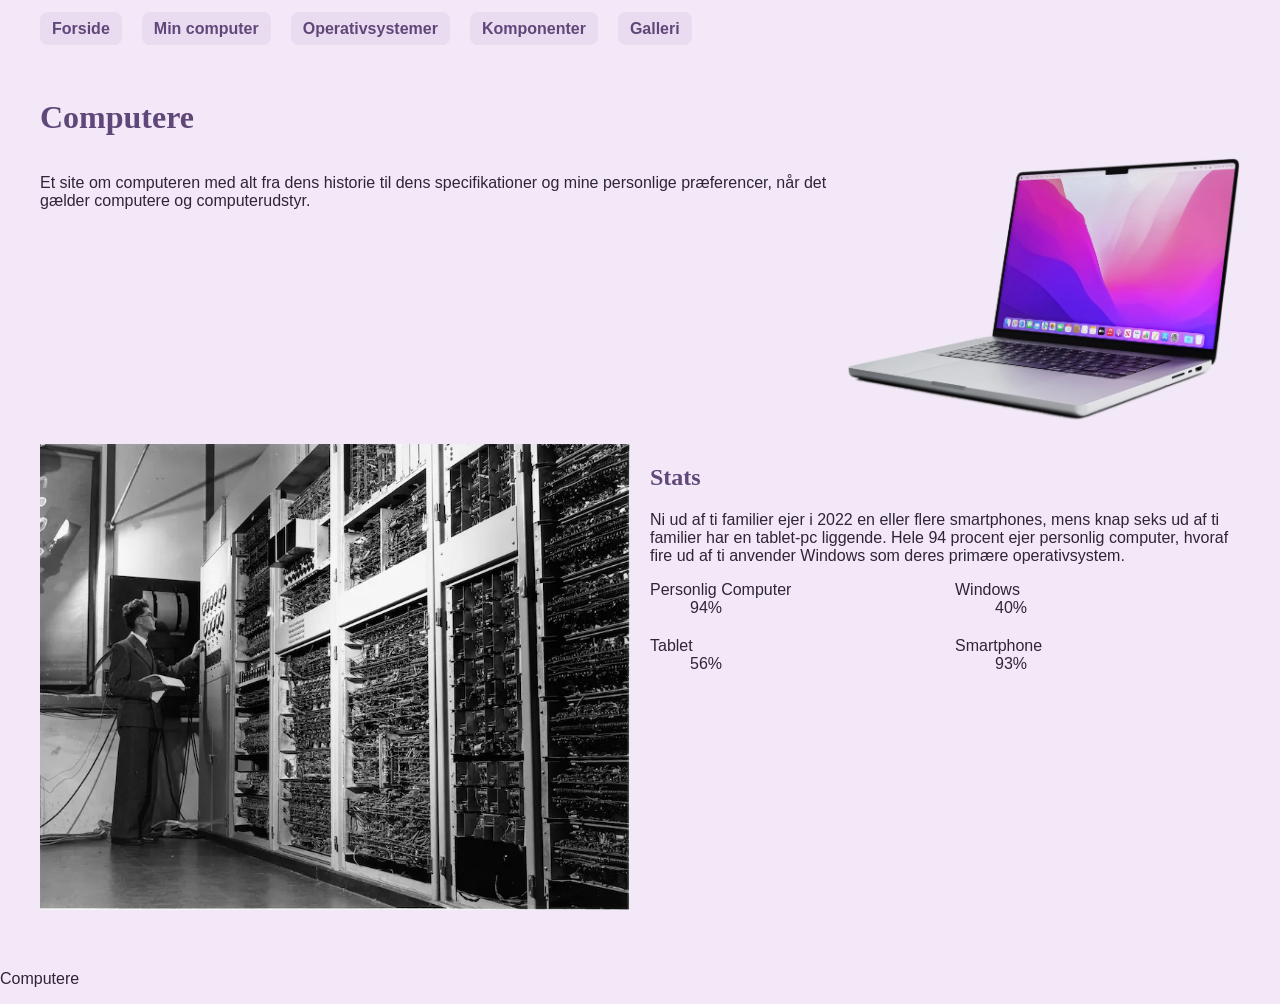
<file: index.html>
<!doctype html>
<html lang="da">
  <head>
    <meta charset="UTF-8" />
    <meta name="viewport" content="width=device-width, initial-scale=1.0" />
    <meta name="robots" content="noindex" />
    <title>Computere</title>
    <link rel="stylesheet" href="css/generel.css" />
    <link rel="stylesheet" href="css/layout.css" />
  </head>
  <body>
    <header>
      <nav>
        <ul>
          <li><a href="index.html">Forside</a></li>
          <li><a href="min_computer.html">Min computer</a></li>
          <li><a href="operativsystemer.html">Operativsystemer</a></li>
          <li><a href="komponenter.html">Komponenter</a></li>
          <li><a href="galleri.html">Galleri</a></li>
        </ul>
      </nav>
    </header>
    <main>
      <h1>Computere</h1>
      <section class="grid_2-1">
        <div>
          <p>Et site om computeren med alt fra dens historie til dens specifikationer og mine personlige præferencer, når det gælder computere og computerudstyr.</p>
        </div>
        <div>
          <img src="images/computer-cutout.webp" alt="Computer" />
        </div>
      </section>
      <section class="grid_1-1">
        <div>
          <h2>Stats</h2>
          <p>Ni ud af ti familier ejer i 2022 en eller flere smartphones, mens knap seks ud af ti familier har en tablet-pc liggende. Hele 94 procent ejer personlig computer, hvoraf fire ud af ti anvender Windows som deres primære operativsystem.</p>
          <dl class="grid_1-1">
            <div>
              <dt>Personlig Computer</dt>
              <dd>94%</dd>
            </div>
            <div>
              <dt>Windows</dt>
              <dd>40%</dd>
            </div>
            <div>
              <dt>Tablet</dt>
              <dd>56%</dd>
            </div>
            <div>
              <dt>Smartphone</dt>
              <dd>93%</dd>
            </div>
          </dl>
        </div>
        <div class="order">
          <img src="images/computer-old.webp" alt="Ældre computer" />
        </div>
      </section>
    </main>
    <footer>
      <p>Computere</p>
    </footer>
  </body>
</html>
</file>
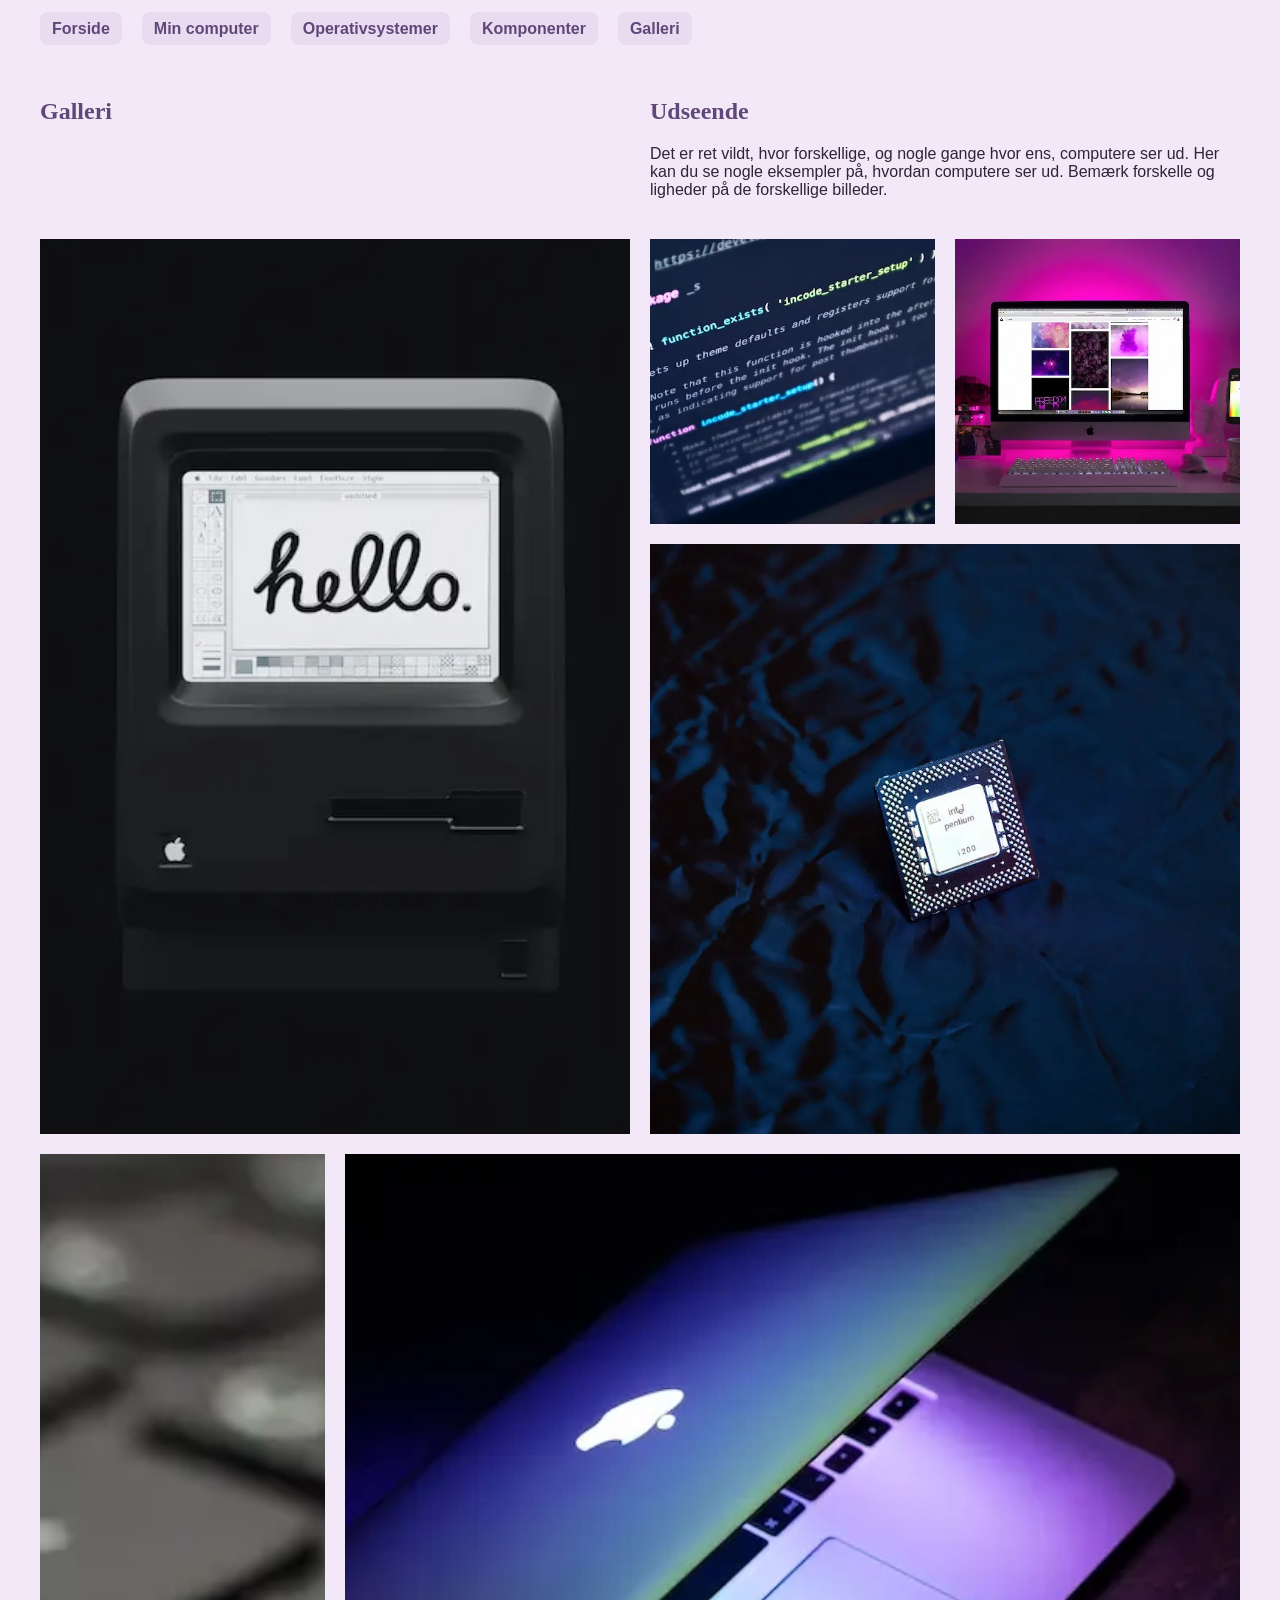
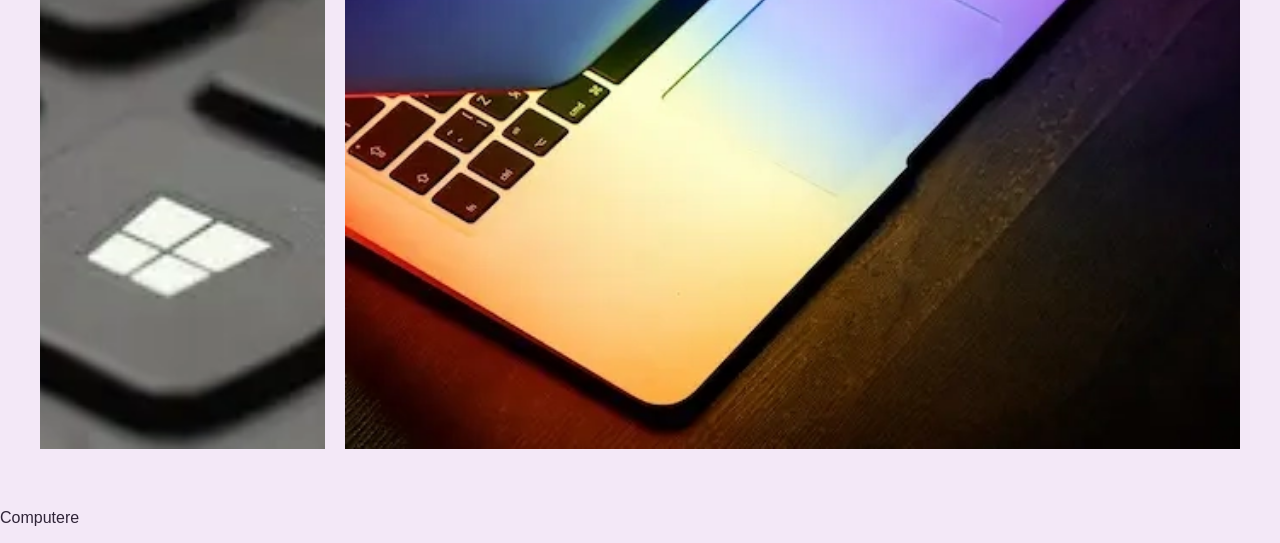
<file: galleri.html>
<!doctype html>
<html lang="da">
  <head>
    <meta charset="UTF-8" />
    <meta name="viewport" content="width=device-width, initial-scale=1.0" />
    <meta name="robots" content="noindex" />
    <title>Galleri</title>
    <link rel="stylesheet" href="css/generel.css" />
    <link rel="stylesheet" href="css/layout.css" />
  </head>
  <body>
    <header>
      <nav>
        <ul>
          <li><a href="index.html">Forside</a></li>
          <li><a href="min_computer.html">Min computer</a></li>
          <li><a href="operativsystemer.html">Operativsystemer</a></li>
          <li><a href="komponenter.html">Komponenter</a></li>
          <li><a href="galleri.html">Galleri</a></li>
        </ul>
      </nav>
    </header>
    <main>
      <section class="grid_1-1">
        <div>
          <h1>Galleri</h1>
        </div>
        <div>
          <h2>Udseende</h2>
          <p>Det er ret vildt, hvor forskellige, og nogle gange hvor ens, computere ser ud. Her kan du se nogle eksempler på, hvordan computere ser ud. Bemærk forskelle og ligheder på de forskellige billeder.</p>
        </div>
      </section>
      <section class="grid_1-1-1-1">
        <img src="images/galleri/apple-84.webp" alt="Ældre Apple-computer" />
        <img src="images/galleri/code.webp" alt="Kode på en computerskærm" />
        <img src="images/galleri/desktop-setup.webp" alt="Compter setup" />
        <img src="images/galleri/intel-chip.webp" alt="Intel chip" />
        <img src="images/galleri/keyboard.webp" alt="Tastatur" />
        <img src="images/galleri/macbook.webp" alt="Macbook" />
      </section>
    </main>
    <footer>
      <p>Computere</p>
    </footer>
  </body>
</html>
</file>
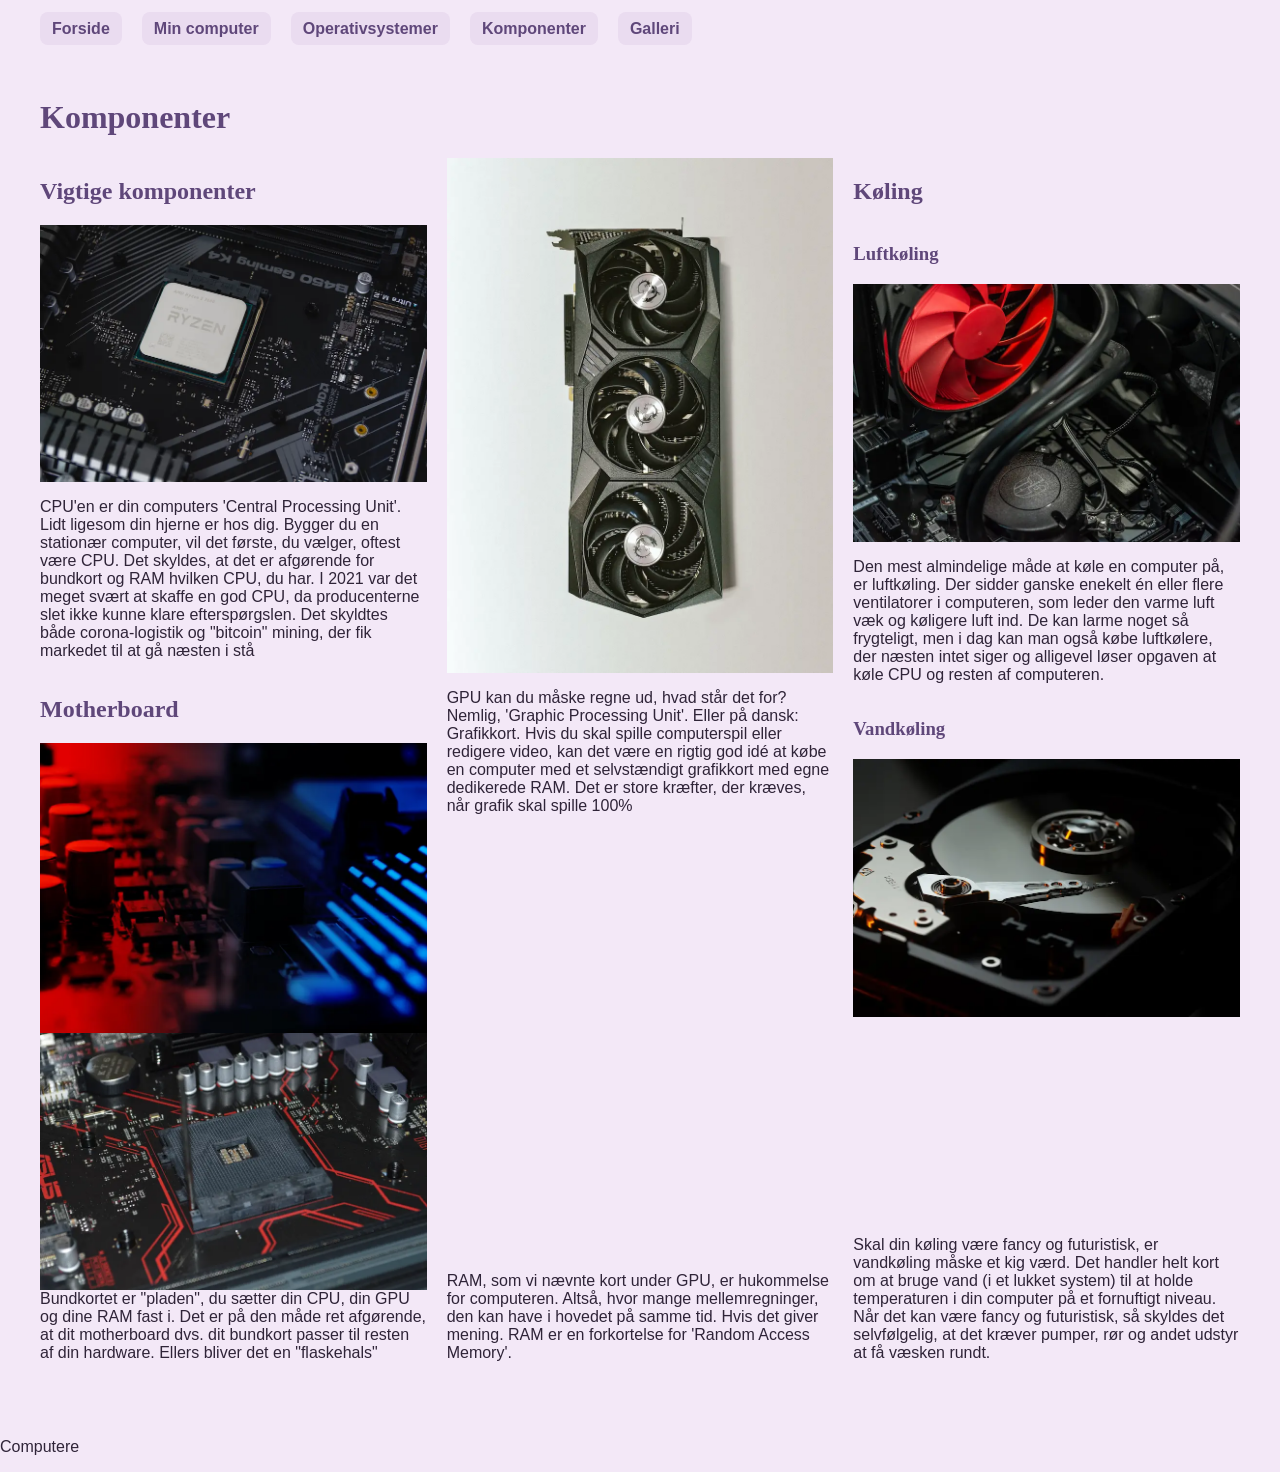
<file: komponenter.html>
<!doctype html>
<html lang="da">
  <head>
    <meta charset="UTF-8" />
    <meta name="viewport" content="width=device-width, initial-scale=1.0" />
    <meta name="robots" content="noindex" />
    <title>Komponenter</title>
    <link rel="stylesheet" href="css/generel.css" />
    <link rel="stylesheet" href="css/layout.css" />
  </head>
  <body>
    <header>
      <nav>
        <ul>
          <li><a href="index.html">Forside</a></li>
          <li><a href="min_computer.html">Min computer</a></li>
          <li><a href="operativsystemer.html">Operativsystemer</a></li>
          <li><a href="komponenter.html">Komponenter</a></li>
          <li><a href="galleri.html">Galleri</a></li>
        </ul>
      </nav>
    </header>
    <main>
      <h1>Komponenter</h1>
      <section class="grid_1-1-1">
        <div class="flex_col">
          <h2>Vigtige komponenter</h2>
          <img src="images/komponenter/processor.webp" alt="Processor" />
          <p>
            CPU'en er din computers 'Central Processing Unit'. Lidt ligesom din hjerne er hos dig. Bygger du en stationær computer, vil det første, du vælger, oftest være CPU. Det skyldes, at det er afgørende for bundkort og RAM hvilken CPU, du har.
            I 2021 var det meget svært at skaffe en god CPU, da producenterne slet ikke kunne klare efterspørgslen. Det skyldtes både corona-logistik og "bitcoin" mining, der fik markedet til at gå næsten i stå
          </p>
          <h2>Motherboard</h2>
          <img src="images/komponenter/motherboard1.webp" alt="Motherboard" />
          <img src="images/komponenter/motherboard2.webp" alt="Motherboard" />
          <p>Bundkortet er "pladen", du sætter din CPU, din GPU og dine RAM fast i. Det er på den måde ret afgørende, at dit motherboard dvs. dit bundkort passer til resten af din hardware. Ellers bliver det en "flaskehals"</p>
        </div>
        <div class="flex_col">
          <img src="images/komponenter/grafikkort.webp" alt="Grafikkort" />
          <p>
            GPU kan du måske regne ud, hvad står det for? Nemlig, 'Graphic Processing Unit'. Eller på dansk: Grafikkort. Hvis du skal spille computerspil eller redigere video, kan det være en rigtig god idé at købe en computer med et selvstændigt
            grafikkort med egne dedikerede RAM. Det er store kræfter, der kræves, når grafik skal spille 100%
          </p>
          <p>RAM, som vi nævnte kort under GPU, er hukommelse for computeren. Altså, hvor mange mellemregninger, den kan have i hovedet på samme tid. Hvis det giver mening. RAM er en forkortelse for 'Random Access Memory'.</p>
        </div>
        <div class="flex_col">
          <h2>Køling</h2>
          <h3>Luftkøling</h3>
          <img src="images/komponenter/luft.webp" alt="Luftkøling" />
          <p>
            Den mest almindelige måde at køle en computer på, er luftkøling. Der sidder ganske enekelt én eller flere ventilatorer i computeren, som leder den varme luft væk og køligere luft ind. De kan larme noget så frygteligt, men i dag kan man
            også købe luftkølere, der næsten intet siger og alligevel løser opgaven at køle CPU og resten af computeren.
          </p>
          <h3>Vandkøling</h3>
          <img src="images/komponenter/vand.webp" alt="Vandkøling" />
          <p>
            Skal din køling være fancy og futuristisk, er vandkøling måske et kig værd. Det handler helt kort om at bruge vand (i et lukket system) til at holde temperaturen i din computer på et fornuftigt niveau. Når det kan være fancy og
            futuristisk, så skyldes det selvfølgelig, at det kræver pumper, rør og andet udstyr at få væsken rundt.
          </p>
        </div>
      </section>
    </main>
    <footer>
      <p>Computere</p>
    </footer>
  </body>
</html>
</file>
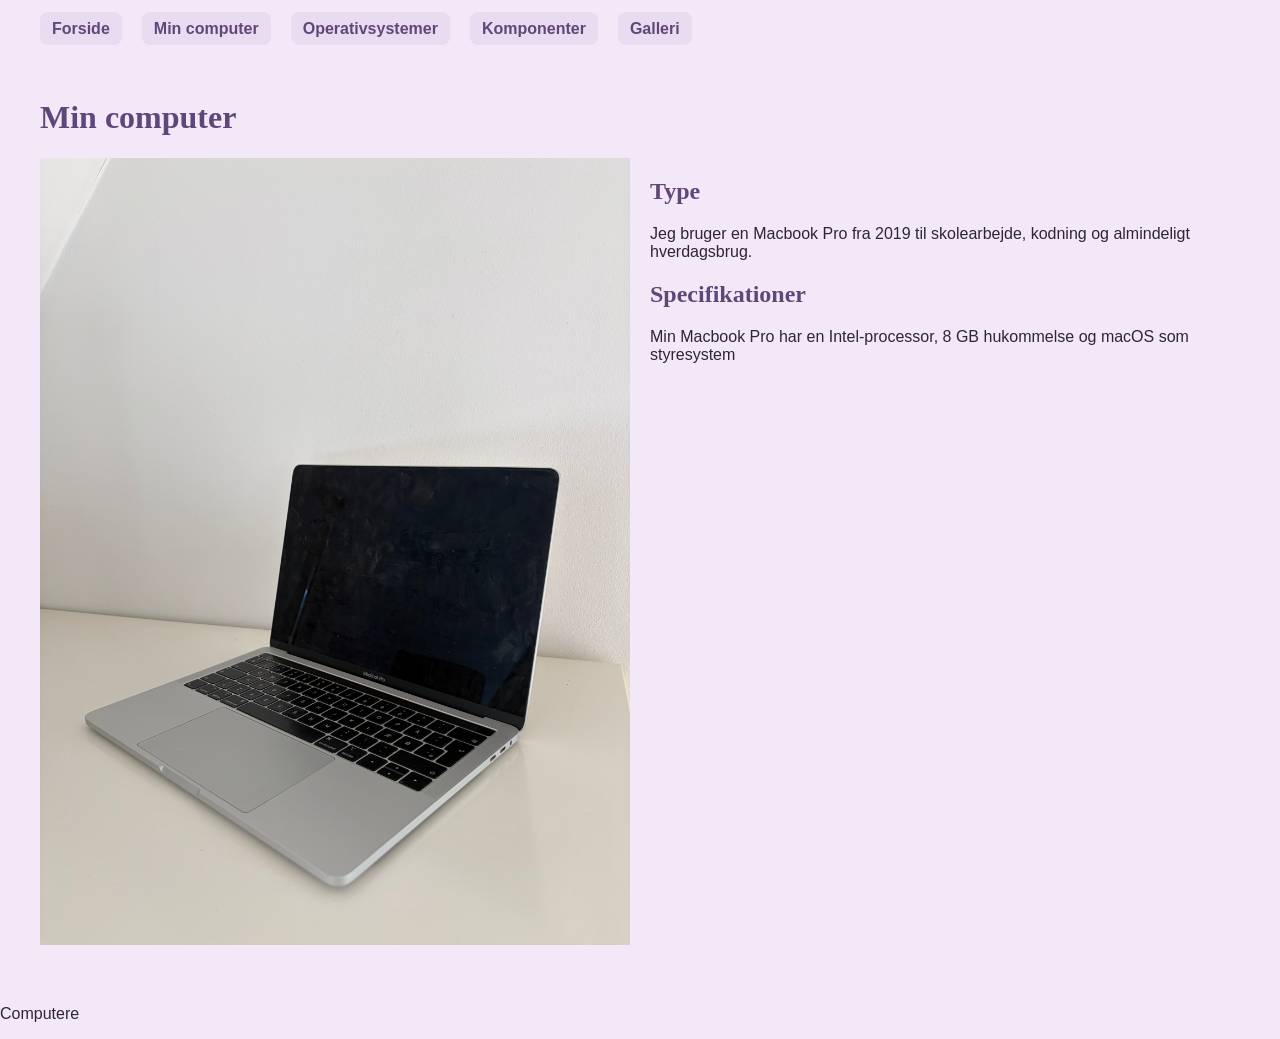
<file: min_computer.html>
<!doctype html>
<html lang="da">
  <head>
    <meta charset="UTF-8" />
    <meta name="viewport" content="width=device-width, initial-scale=1.0" />
    <meta name="robots" content="noindex" />
    <title>Min computer</title>
    <link rel="stylesheet" href="css/generel.css" />
    <link rel="stylesheet" href="css/layout.css" />
  </head>
  <body>
    <header>
      <nav>
        <ul>
          <li><a href="index.html">Forside</a></li>
          <li><a href="min_computer.html">Min computer</a></li>
          <li><a href="operativsystemer.html">Operativsystemer</a></li>
          <li><a href="komponenter.html">Komponenter</a></li>
          <li><a href="galleri.html">Galleri</a></li>
        </ul>
      </nav>
    </header>
    <main>
      <h1>Min computer</h1>
      <section class="grid_1-1">
        <div>
          <img src="images/min-computer.jpg" alt="Min computer" />
        </div>
        <div>
          <h2>Type</h2>
          <p>Jeg bruger en Macbook Pro fra 2019 til skolearbejde, kodning og almindeligt hverdagsbrug.</p>
          <h2>Specifikationer</h2>
          <p>Min Macbook Pro har en Intel-processor, 8 GB hukommelse og macOS som styresystem</p>
        </div>
      </section>
    </main>
    <footer>
      <p>Computere</p>
    </footer>
  </body>
</html>
</file>
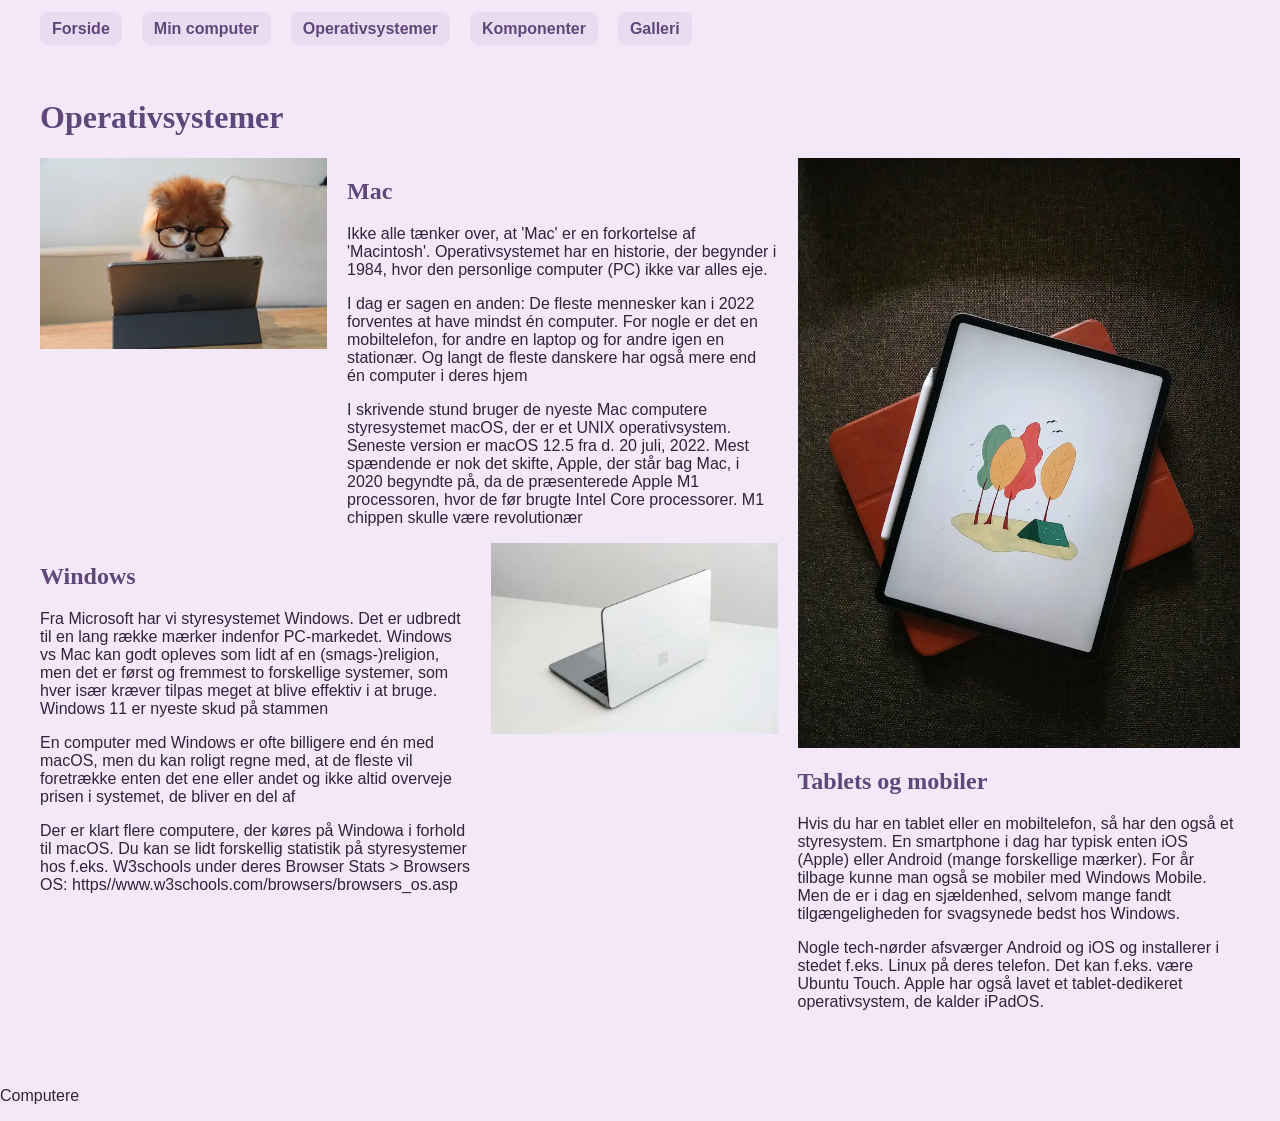
<file: operativsystemer.html>
<!doctype html>
<html lang="da">
  <head>
    <meta charset="UTF-8" />
    <meta name="viewport" content="width=device-width, initial-scale=1.0" />
    <meta name="robots" content="noindex" />
    <title>Operativsystemer</title>
    <link rel="stylesheet" href="css/generel.css" />
    <link rel="stylesheet" href="css/layout.css" />
  </head>
  <body>
    <header>
      <nav>
        <ul>
          <li><a href="index.html">Forside</a></li>
          <li><a href="min_computer.html">Min computer</a></li>
          <li><a href="operativsystemer.html">Operativsystemer</a></li>
          <li><a href="komponenter.html">Komponenter</a></li>
          <li><a href="galleri.html">Galleri</a></li>
        </ul>
      </nav>
    </header>
    <main>
      <h1>Operativsystemer</h1>
      <section class="grid_5-3">
        <div>
          <div class="grid_2-3">
            <div>
              <img src="images/mac.webp" alt="Mac" />
            </div>
            <div>
              <h2>Mac</h2>
              <p>Ikke alle tænker over, at 'Mac' er en forkortelse af 'Macintosh'. Operativsystemet har en historie, der begynder i 1984, hvor den personlige computer (PC) ikke var alles eje.</p>
              <p>
                I dag er sagen en anden: De fleste mennesker kan i 2022 forventes at have mindst én computer. For nogle er det en mobiltelefon, for andre en laptop og for andre igen en stationær. Og langt de fleste danskere har også mere end én
                computer i deres hjem
              </p>
              <p>
                I skrivende stund bruger de nyeste Mac computere styresystemet macOS, der er et UNIX operativsystem. Seneste version er macOS 12.5 fra d. 20 juli, 2022. Mest spændende er nok det skifte, Apple, der står bag Mac, i 2020 begyndte på, da
                de præsenterede Apple M1 processoren, hvor de før brugte Intel Core processorer. M1 chippen skulle være revolutionær
              </p>
            </div>
          </div>
          <div class="grid_3-2">
            <div>
              <img src="images/windows.webp" alt="Windows" />
            </div>
            <div class="order">
              <h2>Windows</h2>
              <p>
                Fra Microsoft har vi styresystemet Windows. Det er udbredt til en lang række mærker indenfor PC-markedet. Windows vs Mac kan godt opleves som lidt af en (smags-)religion, men det er først og fremmest to forskellige systemer, som hver
                især kræver tilpas meget at blive effektiv i at bruge. Windows 11 er nyeste skud på stammen
              </p>
              <p>En computer med Windows er ofte billigere end én med macOS, men du kan roligt regne med, at de fleste vil foretrække enten det ene eller andet og ikke altid overveje prisen i systemet, de bliver en del af</p>
              <p>
                Der er klart flere computere, der køres på Windowa i forhold til macOS. Du kan se lidt forskellig statistik på styresystemer hos f.eks. W3schools under deres Browser Stats &gt; Browsers OS:
                https//www.w3schools.com/browsers/browsers_os.asp
              </p>
            </div>
          </div>
        </div>
        <div>
          <img src="images/tablet.webp" alt="Tablet" />
          <h2>Tablets og mobiler</h2>
          <p>
            Hvis du har en tablet eller en mobiltelefon, så har den også et styresystem. En smartphone i dag har typisk enten iOS (Apple) eller Android (mange forskellige mærker). For år tilbage kunne man også se mobiler med Windows Mobile. Men de er
            i dag en sjældenhed, selvom mange fandt tilgængeligheden for svagsynede bedst hos Windows.
          </p>
          <p>Nogle tech-nørder afsværger Android og iOS og installerer i stedet f.eks. Linux på deres telefon. Det kan f.eks. være Ubuntu Touch. Apple har også lavet et tablet-dedikeret operativsystem, de kalder iPadOS.</p>
        </div>
      </section>
    </main>
    <footer>
      <p>Computere</p>
    </footer>
  </body>
</html>
</file>
<file: css/generel.css>
body {
  margin: 0;
  font-family: Arial, sans-serif;
  background-color: #f7f4fb;
  color: #2f243a;
}
main {
  max-width: 1200px;
  margin: 0 auto;
  padding: 20px;
}
h1,
h2,
h3 {
  color: #5f477a;
  font-family: Georgia, serif;
}
a {
  color: #6f55a3;
}
img {
  width: 100%;
  height: auto;
  display: block;
}
nav ul {
  list-style: none;
  padding: 0;
  margin: 0;
  display: flex;
  gap: 20px;
  flex-wrap: wrap;
}
nav a {
  text-decoration: none;
  color: #5f477a;
  font-weight: bold;
}
main {
  max-width: 1200px;
  margin: 0 auto;
}
header {
  max-width: 1200px;
  margin: 0 auto;
}
body {
  margin: 0;
  background-color: #f3e8f7;
  color: #2f2438;
}
header {
  padding: 20px 0;
}
nav a {
  padding: 8px 12px;
  border-radius: 8px;
}
nav a {
  background-color: #eadcf0;
  text-decoration: none;
}
nav a:hover {
  background-color: #6b4c7a;
  color: #fff;
}
main {
  padding: 20px;
}
section {
  margin-bottom: 24px;
}
</file>
<file: css/layout.css>
.grid_2-1,
.grid_1-1 {
  display: grid;
  gap: 20px;
}
@media (min-width: 800px) {
  .grid_2-1 {
    grid-template-columns: 2fr 1fr;
  }
  .grid_1-1 {
    grid-template-columns: 1fr 1fr;
  }
  .grid_5-3 {
    display: grid;
    grid-template-columns: 5fr 3fr;
    gap: 20px;
  }
  .grid_2-3 {
    display: grid;
    grid-template-columns: 2fr 3fr;
    gap: 20px;
  }
  .grid_3-2 {
    display: grid;
    grid-template-columns: 3fr 2fr;
    gap: 20px;
  }
  .grid_1-1-1 {
    display: grid;
    grid-template-columns: repeat(3, 1fr);
    gap: 20px;
  }
  .grid_1-1-1-1 {
    display: grid;
    grid-template-columns: repeat(4, 1fr);
    gap: 20px;
  }
  .grid_1-1-1-1 img {
    width: 100%;
    height: 100%;
    object-fit: cover;
  }
  .grid_1-1-1-1 img:nth-child(1) {
    grid-column: 1 / 3;
    grid-row: 1 / 3;
  }
  .grid_1-1-1-1 img:nth-child(2) {
    grid-column: 3;
    grid-row: 1;
  }
  .grid_1-1-1-1 img:nth-child(3) {
    grid-column: 4;
    grid-row: 1;
  }
  .grid_1-1-1-1 img:nth-child(4) {
    grid-column: 3 / 5;
    grid-row: 2;
  }
  .grid_1-1-1-1 img:nth-child(5) {
    grid-column: 1;
    grid-row: 3;
  }
  .grid_1-1-1-1 img:nth-child(6) {
    grid-column: 2 / 5;
    grid-row: 3;
  }
  .order {
    order: -1;
  }
}
.flex_col {
  display: flex;
  flex-direction: column;
}
.flex_col > :last-child {
  margin-top: auto;
}
</file>
